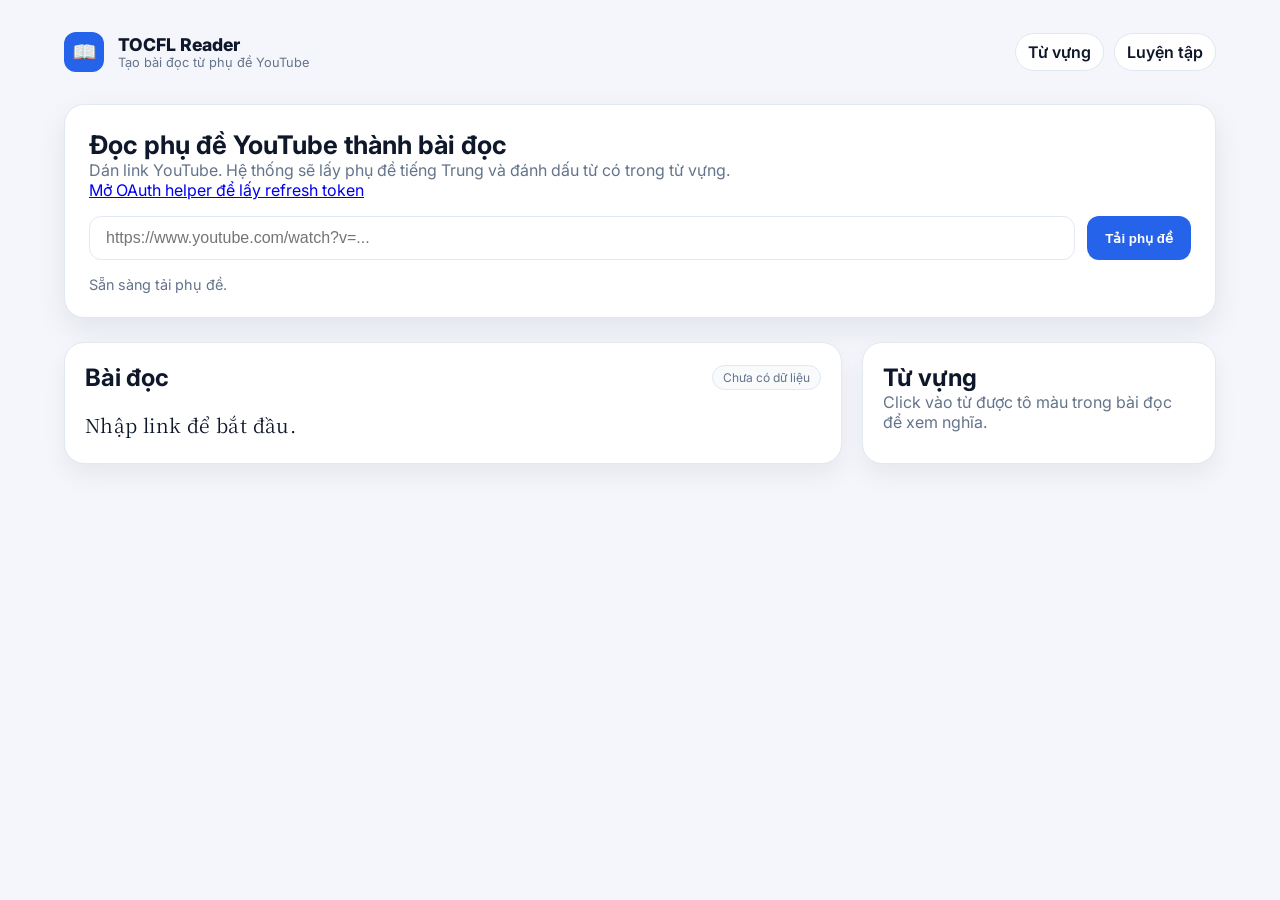
<file: reader/index.html>
<!doctype html>
<html lang="vi">
  <head>
    <meta charset="UTF-8" />
    <meta name="viewport" content="width=device-width, initial-scale=1.0" />
    <title>TOCFL Reader - Phụ đề YouTube</title>
    <meta name="description" content="Tạo bài đọc từ phụ đề YouTube và tra nghĩa từ vựng." />
    <link rel="preconnect" href="https://fonts.googleapis.com" />
    <link rel="preconnect" href="https://fonts.gstatic.com" crossorigin />
    <link
      href="https://fonts.googleapis.com/css2?family=Inter:wght@400;600;700;800&family=Noto+Serif+TC:wght@400;700&display=swap"
      rel="stylesheet"
    />
    <link rel="stylesheet" href="/reader/style.css?v=20260521081122" />
  </head>
  <body>
    <div class="page-shell">
      <header class="page-header">
        <a class="brand" href="/">
          <span class="brand-icon">📖</span>
          <span>
            <span class="brand-title">TOCFL Reader</span>
            <span class="brand-sub">Tạo bài đọc từ phụ đề YouTube</span>
          </span>
        </a>
        <nav class="header-nav">
          <a href="/study">Từ vựng</a>
          <a href="/practice">Luyện tập</a>
        </nav>
      </header>

      <section class="input-panel">
        <div>
          <h1>Đọc phụ đề YouTube thành bài đọc</h1>
          <p>Dán link YouTube. Hệ thống sẽ lấy phụ đề tiếng Trung và đánh dấu từ có trong từ vựng.</p>
          <p><a href="/reader/oauth.html">Mở OAuth helper để lấy refresh token</a></p>
        </div>
        <div class="input-row">
          <input
            id="youtubeUrl"
            type="text"
            placeholder="https://www.youtube.com/watch?v=..."
            autocomplete="off"
          />
          <button id="loadCaptions">Tải phụ đề</button>
        </div>
        <div id="statusLine" class="status-line">Sẵn sàng tải phụ đề.</div>
      </section>

      <section class="content-grid">
        <div class="reading-card">
          <div class="reading-header">
            <h2>Bài đọc</h2>
            <span id="captionMeta" class="chip">Chưa có dữ liệu</span>
          </div>
          <div id="readingContent" class="reading-content">Nhập link để bắt đầu.</div>
        </div>

        <aside class="meaning-card">
          <h2>Từ vựng</h2>
          <div id="meaningBody" class="meaning-body">
            <p>Click vào từ được tô màu trong bài đọc để xem nghĩa.</p>
          </div>
        </aside>
      </section>
    </div>

    <script src="/shared-auth.js?v=20260521081122"></script>
    <script src="/vocabulary-data.js?v=20260521081122"></script>
    <script src="/reader/script.js?v=20260521081122"></script>
  </body>
</html>
</file>
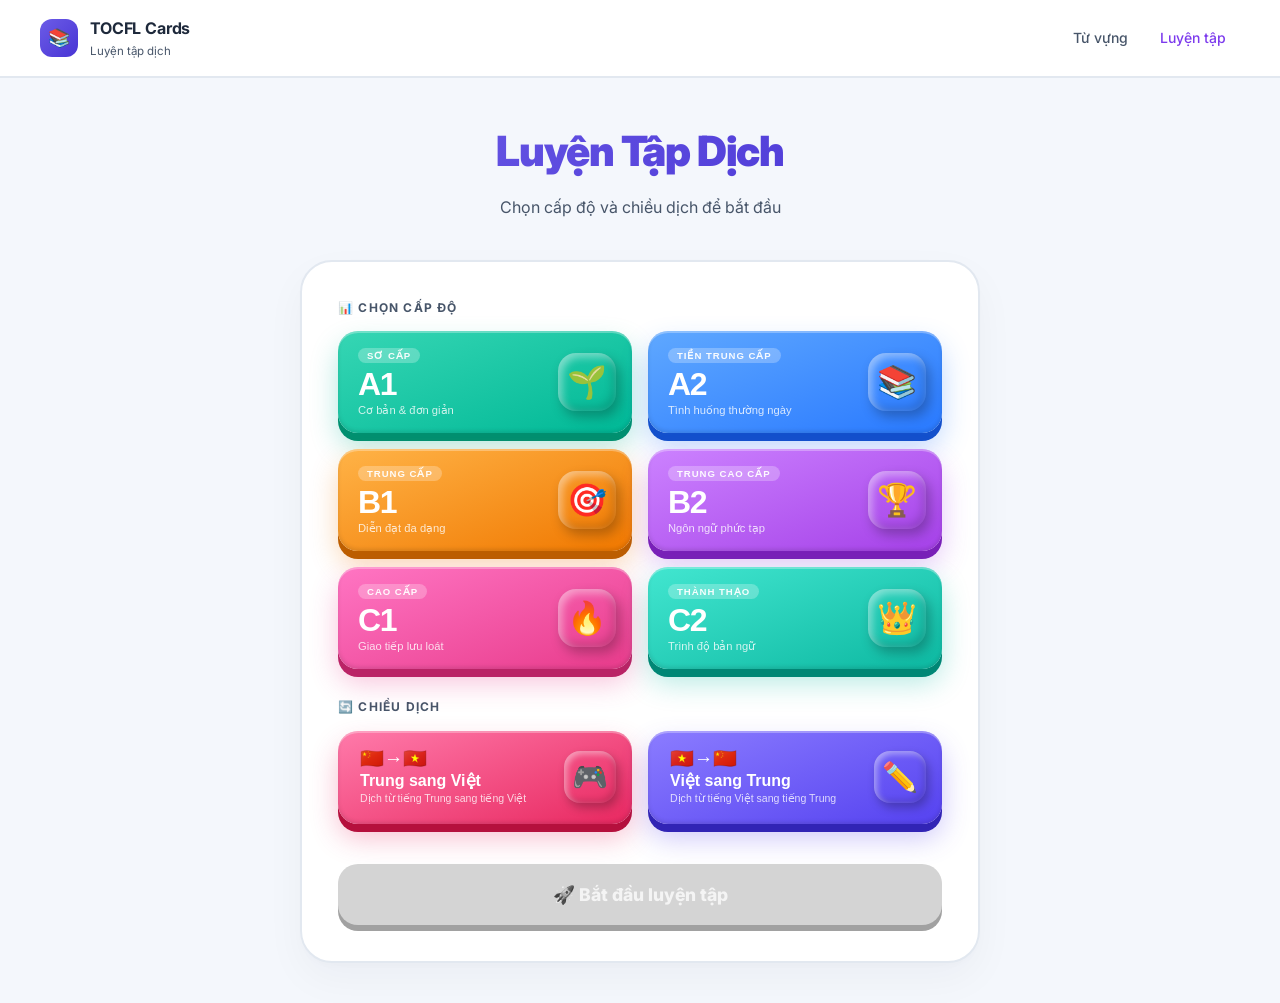
<file: practice.html>
<!DOCTYPE html>
<html lang="vi">

<head>
  <meta charset="UTF-8">
  <meta name="viewport" content="width=device-width, initial-scale=1.0">
  <title>Luyện Tập Dịch | TOCFL Flash Cards</title>
  <meta name="description" content="Trang luyện tập dịch tiếng Trung - Việt theo từng cấp độ TOCFL A1, A2, B1, B2.">
  <link rel="preconnect" href="https://fonts.googleapis.com">
  <link rel="preconnect" href="https://fonts.gstatic.com" crossorigin>
  <link
    href="https://fonts.googleapis.com/css2?family=Inter:wght@300;400;500;600;700;800;900&family=Noto+Serif+TC:wght@400;700&display=swap"
    rel="stylesheet">
  <style>
    /* ============================================================
       DESIGN TOKENS
    ============================================================ */
    :root {
      --bg-deep: #f4f7fc;
      --bg-base: #ffffff;
      --bg-surface: #ffffff;
      --bg-card: #ffffff;
      --bg-glass: rgba(0, 0, 0, 0.02);
      --border: #e2e8f0;
      --border-hover: #cbd5e1;

      --accent-from: #6c5ce7;
      --accent-to: #4834d4;
      --accent-grad: linear-gradient(135deg, #6c5ce7, #4834d4);

      --text-primary: #1e293b;
      --text-secondary: #475569;
      --text-muted: #94a3b8;

      /* level colors */
      --lc-a1: #10b981;
      --lc-a2: #3b82f6;
      --lc-b1: #f59e0b;
      --lc-b2: #8b5cf6;
      --lc-c1: #ec4899;
      --lc-c2: #14b8a6;

      --radius-sm: 12px;
      --radius-md: 20px;
      --radius-lg: 24px;
      --radius-xl: 32px;

      --shadow-card: 0 16px 40px rgba(15, 23, 42, 0.04), 0 4px 10px rgba(15, 23, 42, 0.02);
      --shadow-glow: none;
      --transition: all 0.25s cubic-bezier(0.34, 1.56, 0.64, 1);
    }

    /* ============================================================
       RESET & BASE
    ============================================================ */
    *,
    *::before,
    *::after {
      margin: 0;
      padding: 0;
      box-sizing: border-box;
    }

    html {
      scroll-behavior: smooth;
    }

    body {
      font-family: 'Inter', -apple-system, BlinkMacSystemFont, 'Segoe UI', sans-serif;
      background: var(--bg-deep);
      color: var(--text-primary);
      min-height: 100vh;
      overflow-x: hidden;
      line-height: 1.6;
    }

    /* ============================================================
       ANIMATED BACKGROUND
    ============================================================ */
    .bg-orbs {
      display: none;
      /* Hide glassmorphism orbs for clean 3D solid style */
    }

    .orb {
      position: absolute;
      border-radius: 50%;
      filter: blur(90px);
      opacity: 0.22;
      animation: drift 20s ease-in-out infinite;
    }

    .orb-1 {
      width: 600px;
      height: 600px;
      background: #a78bfa;
      top: -200px;
      left: -200px;
      animation-delay: 0s;
    }

    .orb-2 {
      width: 500px;
      height: 500px;
      background: #93c5fd;
      top: 30%;
      right: -150px;
      animation-delay: -7s;
    }

    .orb-3 {
      width: 400px;
      height: 400px;
      background: #6ee7b7;
      bottom: -100px;
      left: 30%;
      animation-delay: -14s;
    }

    @keyframes drift {

      0%,
      100% {
        transform: translate(0, 0) scale(1);
      }

      33% {
        transform: translate(30px, -40px) scale(1.05);
      }

      66% {
        transform: translate(-20px, 20px) scale(0.97);
      }
    }

    /* ============================================================
       LAYOUT
    ============================================================ */
    .app-wrapper {
      position: relative;
      z-index: 1;
      min-height: 100vh;
      display: flex;
      flex-direction: column;
    }

    /* ============================================================
       HEADER
    ============================================================ */
    .app-header {
      display: flex;
      align-items: center;
      justify-content: space-between;
      padding: 16px 40px;
      border-bottom: 2px solid var(--border);
      background: rgba(255, 255, 255, 0.95);
      backdrop-filter: blur(8px);
      position: sticky;
      top: 0;
      z-index: 100;
    }

    .header-logo {
      display: flex;
      align-items: center;
      gap: 12px;
      text-decoration: none;
    }

    .logo-icon {
      width: 38px;
      height: 38px;
      background: var(--accent-grad);
      border-radius: var(--radius-sm);
      display: flex;
      align-items: center;
      justify-content: center;
      font-size: 18px;
    }

    .logo-text {
      font-size: 1rem;
      font-weight: 700;
      color: var(--text-primary);
      letter-spacing: -0.01em;
    }

    .logo-sub {
      font-size: 0.72rem;
      color: var(--text-secondary);
      font-weight: 400;
    }

    .header-nav a {
      color: var(--text-secondary);
      text-decoration: none;
      font-size: 0.875rem;
      font-weight: 500;
      transition: var(--transition);
      padding: 8px 14px;
      border-radius: var(--radius-sm);
    }

    .header-nav a:hover {
      color: var(--text-primary);
      background: var(--bg-glass);
    }

    .header-nav a.active {
      color: #7c3aed;
    }

    /* ============================================================
       MAIN CONTENT
    ============================================================ */
    .main-content {
      flex: 1;
      display: flex;
      align-items: center;
      justify-content: center;
      padding: 40px 24px;
    }

    /* ============================================================
       SCREEN: SETUP
    ============================================================ */
    #screen-setup {
      width: 100%;
      max-width: 680px;
      animation: fadeInUp 0.6s ease both;
    }

    @keyframes fadeInUp {
      from {
        opacity: 0;
        transform: translateY(30px);
      }

      to {
        opacity: 1;
        transform: translateY(0);
      }
    }

    @keyframes fadeIn {
      from {
        opacity: 0;
      }

      to {
        opacity: 1;
      }
    }

    @keyframes slideInRight {
      from {
        opacity: 0;
        transform: translateX(40px);
      }

      to {
        opacity: 1;
        transform: translateX(0);
      }
    }

    @keyframes slideOutLeft {
      from {
        opacity: 1;
        transform: translateX(0);
      }

      to {
        opacity: 0;
        transform: translateX(-40px);
      }
    }

    .setup-title {
      text-align: center;
      margin-bottom: 40px;
    }

    .setup-title h1 {
      font-size: clamp(1.8rem, 5vw, 2.6rem);
      font-weight: 900;
      background: var(--accent-grad);
      -webkit-background-clip: text;
      -webkit-text-fill-color: transparent;
      background-clip: text;
      letter-spacing: -0.03em;
      margin-bottom: 10px;
    }

    .setup-title p {
      color: var(--text-secondary);
      font-size: 1rem;
    }

    .setup-card {
      background: var(--bg-card);
      border: 2px solid var(--border);
      border-radius: var(--radius-xl);
      padding: 36px;
      box-shadow: var(--shadow-card);
      overflow: visible;
    }

    .section-label {
      font-size: 0.75rem;
      font-weight: 700;
      text-transform: uppercase;
      letter-spacing: 0.1em;
      color: var(--text-secondary);
      margin-bottom: 14px;
    }

    /* ============================================================
       LEVEL BUTTONS  — 3D card style
    ============================================================ */
    .level-grid {
      display: grid;
      grid-template-columns: 1fr 1fr;
      gap: 16px;
      margin-bottom: 14px;
      /* reduced: shadow needs space below */
      padding-bottom: 14px;
      /* give room for 3D shadow */
    }

    .level-btn {
      position: relative;
      display: flex;
      align-items: center;
      justify-content: space-between;
      padding: 16px 16px 16px 20px;
      border-radius: 20px;
      /* slightly squared off */
      border: none;
      cursor: pointer;
      text-align: left;
      width: 100%;
      color: #fff;
      /* overflow: visible  <-- critical: let shadow escape */
      transition: transform 0.13s ease, box-shadow 0.13s ease, filter 0.2s ease, opacity 0.2s ease;
    }

    .level-btn:hover {
      filter: brightness(1.06);
    }



    /* Selected = pressed down & highlighted */
    .level-btn.selected {
      transform: translateY(8px) !important;
      filter: brightness(1.1);
    }

    .level-btn.selected::after {
      content: '✓';
      position: absolute;
      top: -10px;
      right: -10px;
      background: #10b981;
      color: #fff;
      width: 28px;
      height: 28px;
      border-radius: 50%;
      display: flex;
      align-items: center;
      justify-content: center;
      font-size: 16px;
      font-weight: 900;
      border: 3px solid var(--bg-card);
      box-shadow: 0 4px 10px rgba(0, 0, 0, 0.15);
      pointer-events: none;
    }

    /* Per-level colors & 3D shadow */
    .level-btn[data-level="A1"] {
      background: linear-gradient(160deg, #36d6b4 0%, #00b896 100%);
      box-shadow:
        inset 0 2px 0 rgba(255, 255, 255, 0.30),
        /* top highlight */
        inset 0 -2px 4px rgba(0, 0, 0, 0.12),
        /* bottom inner */
        0 8px 0 #009070,
        /* 3D bottom */
        0 14px 28px rgba(0, 180, 148, 0.30);
      /* ambient */
    }

    .level-btn[data-level="A1"].selected {
      box-shadow:
        inset 0 2px 0 rgba(255, 255, 255, 0.20),
        0 1px 0 #009070,
        0 4px 12px rgba(0, 180, 148, 0.25);
    }

    .level-btn[data-level="A2"] {
      background: linear-gradient(160deg, #5fa8ff 0%, #2979ff 100%);
      box-shadow:
        inset 0 2px 0 rgba(255, 255, 255, 0.30),
        inset 0 -2px 4px rgba(0, 0, 0, 0.12),
        0 8px 0 #1350cc,
        0 14px 28px rgba(41, 121, 255, 0.30);
    }

    .level-btn[data-level="A2"].selected {
      box-shadow:
        inset 0 2px 0 rgba(255, 255, 255, 0.20),
        0 1px 0 #1350cc,
        0 4px 12px rgba(41, 121, 255, 0.25);
    }

    .level-btn[data-level="B1"] {
      background: linear-gradient(160deg, #ffb347 0%, #f07800 100%);
      box-shadow:
        inset 0 2px 0 rgba(255, 255, 255, 0.30),
        inset 0 -2px 4px rgba(0, 0, 0, 0.12),
        0 8px 0 #bc5e00,
        0 14px 28px rgba(240, 120, 0, 0.30);
    }

    .level-btn[data-level="B1"].selected {
      box-shadow:
        inset 0 2px 0 rgba(255, 255, 255, 0.20),
        0 1px 0 #bc5e00,
        0 4px 12px rgba(240, 120, 0, 0.25);
    }

    .level-btn[data-level="B2"] {
      background: linear-gradient(160deg, #cc82ff 0%, #a541e8 100%);
      box-shadow:
        inset 0 2px 0 rgba(255, 255, 255, 0.30),
        inset 0 -2px 4px rgba(0, 0, 0, 0.12),
        0 8px 0 #7920b8,
        0 14px 28px rgba(165, 65, 232, 0.30);
    }

    .level-btn[data-level="B2"].selected {
      box-shadow:
        inset 0 2px 0 rgba(255, 255, 255, 0.20),
        0 1px 0 #7920b8,
        0 4px 12px rgba(165, 65, 232, 0.25);
    }

    .level-btn[data-level="C1"] {
      background: linear-gradient(160deg, #ff75c3 0%, #e83b8b 100%);
      box-shadow:
        inset 0 2px 0 rgba(255, 255, 255, 0.30),
        inset 0 -2px 4px rgba(0, 0, 0, 0.12),
        0 8px 0 #ba2366,
        0 14px 28px rgba(232, 59, 139, 0.30);
    }

    .level-btn[data-level="C1"].selected {
      box-shadow:
        inset 0 2px 0 rgba(255, 255, 255, 0.20),
        0 1px 0 #ba2366,
        0 4px 12px rgba(232, 59, 139, 0.25);
    }

    .level-btn[data-level="C2"] {
      background: linear-gradient(160deg, #42e6d0 0%, #0db8a1 100%);
      box-shadow:
        inset 0 2px 0 rgba(255, 255, 255, 0.30),
        inset 0 -2px 4px rgba(0, 0, 0, 0.12),
        0 8px 0 #008775,
        0 14px 28px rgba(13, 184, 161, 0.30);
    }

    .level-btn[data-level="C2"].selected {
      box-shadow:
        inset 0 2px 0 rgba(255, 255, 255, 0.20),
        0 1px 0 #008775,
        0 4px 12px rgba(13, 184, 161, 0.25);
    }

    /* Text inside level button */
    .lbtn-left {
      flex: 1;
      min-width: 0;
    }

    .lbtn-tag {
      display: inline-block;
      font-size: 0.6rem;
      font-weight: 800;
      letter-spacing: 0.1em;
      text-transform: uppercase;
      background: rgba(255, 255, 255, 0.25);
      padding: 2px 9px;
      border-radius: 12px;
      margin-bottom: 5px;
      color: rgba(255, 255, 255, 0.95);
    }

    .lbtn-title {
      font-size: 2rem;
      font-weight: 900;
      letter-spacing: -0.04em;
      line-height: 1;
      color: #fff;
    }

    .lbtn-sub {
      font-size: 0.7rem;
      font-weight: 500;
      color: rgba(255, 255, 255, 0.80);
      margin-top: 4px;
    }

    /* Icon container — Soft Plastic 3D Emboss (Nhựa nổi) */
    .lbtn-icon {
      width: 58px;
      height: 58px;
      flex-shrink: 0;
      border-radius: 18px;
      /* rounded square */
      display: flex;
      align-items: center;
      justify-content: center;
      font-size: 2rem;
      background: transparent;
      /* seamless blend with button gradient */
      box-shadow:
        inset 4px 4px 8px rgba(255, 255, 255, 0.45),
        inset -4px -4px 8px rgba(0, 0, 0, 0.15),
        4px 6px 12px rgba(0, 0, 0, 0.25);
      margin-left: 14px;
    }

    /* ============================================================
       DIRECTION BUTTONS  — 3D card style
    ============================================================ */
    .direction-grid {
      display: grid;
      grid-template-columns: 1fr 1fr;
      gap: 16px;
      margin-bottom: 14px;
      padding-bottom: 14px;
    }

    .dir-btn {
      position: relative;
      display: flex;
      align-items: center;
      justify-content: space-between;
      padding: 18px 16px 18px 22px;
      border-radius: 20px;
      /* squared off */
      border: none;
      cursor: pointer;
      text-align: left;
      width: 100%;
      color: #fff;
      transition: transform 0.13s ease, box-shadow 0.13s ease, filter 0.2s ease, opacity 0.2s ease;
    }

    .dir-btn:hover {
      filter: brightness(1.06);
    }


    .dir-btn.selected {
      filter: brightness(1.1);
    }

    .dir-btn.selected::after {
      content: '✓';
      position: absolute;
      top: -10px;
      right: -10px;
      background: #10b981;
      color: #fff;
      width: 28px;
      height: 28px;
      border-radius: 50%;
      display: flex;
      align-items: center;
      justify-content: center;
      font-size: 16px;
      font-weight: 900;
      border: 3px solid var(--bg-card);
      box-shadow: 0 4px 10px rgba(0, 0, 0, 0.15);
      pointer-events: none;
    }

    /* zh_vi — coral/pink */
    #dirZhVi {
      background: linear-gradient(160deg, #ff7aaa 0%, #e82860 100%);
      box-shadow:
        inset 0 2px 0 rgba(255, 255, 255, 0.30),
        inset 0 -2px 4px rgba(0, 0, 0, 0.12),
        0 8px 0 #b5103d,
        0 14px 28px rgba(232, 40, 96, 0.30);
    }

    #dirZhVi.selected {
      transform: translateY(8px);
      box-shadow:
        inset 0 2px 0 rgba(255, 255, 255, 0.20),
        0 1px 0 #b5103d,
        0 4px 12px rgba(232, 40, 96, 0.25);
    }

    /* vi_zh — indigo/violet */
    #dirViZh {
      background: linear-gradient(160deg, #8b7cff 0%, #5542f0 100%);
      box-shadow:
        inset 0 2px 0 rgba(255, 255, 255, 0.30),
        inset 0 -2px 4px rgba(0, 0, 0, 0.12),
        0 8px 0 #3124b5,
        0 14px 28px rgba(85, 66, 240, 0.30);
    }

    #dirViZh.selected {
      transform: translateY(8px);
      box-shadow:
        inset 0 2px 0 rgba(255, 255, 255, 0.20),
        0 1px 0 #3124b5,
        0 4px 12px rgba(85, 66, 240, 0.25);
    }

    .dbtn-left {
      flex: 1;
      min-width: 0;
    }

    .dbtn-flags {
      font-size: 1.2rem;
      margin-bottom: 3px;
      line-height: 1;
    }

    .dbtn-title {
      font-size: 1rem;
      font-weight: 700;
      color: #fff;
      line-height: 1.2;
    }

    .dbtn-sub {
      font-size: 0.66rem;
      color: rgba(255, 255, 255, 0.78);
      margin-top: 2px;
      line-height: 1.3;
    }

    /* Icon popup — Soft Plastic 3D Emboss */
    .dbtn-icon {
      width: 52px;
      height: 52px;
      flex-shrink: 0;
      border-radius: 16px;
      display: flex;
      align-items: center;
      justify-content: center;
      font-size: 1.8rem;
      background: transparent;
      box-shadow:
        inset 3px 3px 6px rgba(255, 255, 255, 0.45),
        inset -3px -3px 6px rgba(0, 0, 0, 0.15),
        3px 5px 10px rgba(0, 0, 0, 0.25);
      margin-left: 12px;
    }

    /* Start button */
    .start-section {
      display: flex;
      flex-direction: column;
      gap: 12px;
    }

    .btn-start {
      width: 100%;
      padding: 20px;
      border: none;
      border-radius: 20px;
      background: linear-gradient(160deg, #6c5ce7 0%, #4834d4 100%);
      color: #fff;
      font-size: 1.1rem;
      font-weight: 800;
      font-family: inherit;
      cursor: pointer;
      transition: transform 0.13s ease, box-shadow 0.13s ease;
      position: relative;
      overflow: hidden;
      box-shadow:
        inset 0 2px 0 rgba(255, 255, 255, 0.25),
        inset 0 -2px 4px rgba(0, 0, 0, 0.15),
        0 8px 0 #31219b,
        0 14px 28px rgba(72, 52, 212, 0.30);
    }

    .btn-start:hover:not(:disabled) {
      filter: brightness(1.08);
    }

    .btn-start:active:not(:disabled) {
      transform: translateY(8px);
      box-shadow:
        inset 0 2px 0 rgba(255, 255, 255, 0.15),
        0 1px 0 #31219b,
        0 4px 12px rgba(72, 52, 212, 0.25);
    }

    .btn-start:disabled {
      background: #cbd5e1;
      box-shadow: 0 6px 0 #94a3b8;
      cursor: not-allowed;
      color: #f1f5f9;
      transform: none;
      filter: grayscale(100%);
    }

    .session-hint {
      text-align: center;
      font-size: 0.75rem;
      color: var(--text-muted);
      display: flex;
      align-items: center;
      justify-content: center;
      gap: 6px;
    }

    .session-info-badge {
      display: inline-flex;
      align-items: center;
      gap: 6px;
      padding: 6px 12px;
      background: rgba(124, 58, 237, 0.08);
      border: 1px solid rgba(124, 58, 237, 0.2);
      border-radius: 100px;
      font-size: 0.72rem;
      color: #6d28d9;
    }

    /* ============================================================
       SCREEN: PRACTICE
    ============================================================ */
    #screen-practice {
      width: 100%;
      max-width: 760px;
      display: none;
    }

    #screen-practice.active {
      display: flex;
      flex-direction: column;
      gap: 0;
    }

    /* Practice header */
    .practice-topbar {
      display: flex;
      align-items: center;
      justify-content: space-between;
      margin-bottom: 24px;
      gap: 12px;
      flex-wrap: wrap;
    }

    .practice-badges {
      display: flex;
      align-items: center;
      gap: 8px;
    }

    .badge {
      padding: 6px 14px;
      border-radius: 12px;
      font-size: 0.75rem;
      font-weight: 700;
      letter-spacing: 0.04em;
    }

    .badge-level-A1 {
      background: rgba(5, 150, 105, 0.1);
      color: #059669;
      border: 1px solid rgba(5, 150, 105, 0.25);
    }

    .badge-level-A2 {
      background: rgba(37, 99, 235, 0.1);
      color: #2563eb;
      border: 1px solid rgba(37, 99, 235, 0.25);
    }

    .badge-level-B1 {
      background: rgba(217, 119, 6, 0.1);
      color: #d97706;
      border: 1px solid rgba(217, 119, 6, 0.25);
    }

    .badge-level-B2 {
      background: rgba(8, 145, 178, 0.1);
      color: #0891b2;
      border: 1px solid rgba(8, 145, 178, 0.25);
    }

    .badge-level-C1 {
      background: rgba(236, 72, 153, 0.1);
      color: #ec4899;
      border: 1px solid rgba(236, 72, 153, 0.25);
    }

    .badge-level-C2 {
      background: rgba(20, 184, 166, 0.1);
      color: #14b8a6;
      border: 1px solid rgba(20, 184, 166, 0.25);
    }

    .badge-dir {
      background: rgba(124, 58, 237, 0.08);
      color: #6d28d9;
      border: 1px solid rgba(124, 58, 237, 0.2);
    }

    .practice-counter {
      font-size: 0.875rem;
      color: var(--text-secondary);
      font-weight: 500;
    }

    .practice-counter strong {
      color: var(--text-primary);
    }

    /* Progress bar */
    .progress-wrap {
      background: rgba(0, 0, 0, 0.05);
      border-radius: 100px;
      height: 10px;
      overflow: hidden;
      margin-bottom: 24px;
      box-shadow: inset 0 2px 4px rgba(0, 0, 0, 0.08);
      border: 1px solid rgba(0, 0, 0, 0.02);
    }

    .progress-fill {
      height: 100%;
      border-radius: 100px;
      background: linear-gradient(90deg, #5b9fff, #2d7ef8);
      transition: width 0.5s cubic-bezier(0.4, 0, 0.2, 1);
      box-shadow: inset 0 -2px 0 rgba(0, 0, 0, 0.15), inset 0 2px 0 rgba(255, 255, 255, 0.3);
    }

    /* Question card */
    .question-card {
      background: var(--bg-card);
      border: 2px solid var(--border);
      border-radius: 28px;
      padding: 36px;
      box-shadow: var(--shadow-card);
      margin-bottom: 20px;
      animation: slideInRight 0.4s ease both;
    }

    .question-card.exit {
      animation: slideOutLeft 0.3s ease both;
    }

    .question-direction-label {
      font-size: 0.7rem;
      font-weight: 700;
      text-transform: uppercase;
      letter-spacing: 0.12em;
      color: var(--text-muted);
      margin-bottom: 16px;
      display: flex;
      align-items: center;
      gap: 8px;
    }

    .question-direction-label::after {
      content: '';
      flex: 1;
      height: 1px;
      background: var(--border);
    }

    .question-source-text {
      font-size: clamp(1.3rem, 4vw, 1.9rem);
      font-weight: 700;
      color: var(--text-primary);
      line-height: 1.4;
      margin-bottom: 10px;
      word-break: break-word;
    }

    /* Chinese text gets serif font */
    .question-source-text.is-chinese {
      font-family: 'Noto Serif TC', serif;
      letter-spacing: 0.04em;
    }

    .keyword-chips {
      display: flex;
      flex-wrap: wrap;
      gap: 8px;
      margin-top: 16px;
    }

    .keyword-chip {
      padding: 6px 14px;
      border-radius: 14px;
      font-size: 0.78rem;
      font-weight: 700;
      background: linear-gradient(160deg, #f3e8ff 0%, #e9d5ff 100%);
      border: 1px solid #d8b4fe;
      color: #6b21a8;
      font-family: 'Noto Serif TC', serif;
      cursor: pointer;
      transition: transform 0.12s ease, box-shadow 0.12s ease;
      box-shadow: 0 4px 0 #d8b4fe, 0 6px 12px rgba(107, 33, 168, 0.1);
    }

    .keyword-chip:hover {
      filter: brightness(1.05);
    }

    .keyword-chip:active {
      transform: translateY(4px);
      box-shadow: 0 0px 0 #d8b4fe, 0 2px 4px rgba(107, 33, 168, 0.1);
    }

    .keyword-chip.is-viet {
      font-family: inherit;
    }

    /* Answer area */
    .answer-area {
      margin-bottom: 20px;
    }

    .answer-label {
      font-size: 0.75rem;
      font-weight: 700;
      text-transform: uppercase;
      letter-spacing: 0.08em;
      color: var(--text-secondary);
      margin-bottom: 10px;
    }

    .answer-textarea {
      width: 100%;
      min-height: 120px;
      padding: 20px;
      border-radius: 20px;
      border: 2px solid transparent;
      background: rgba(0, 0, 0, 0.03);
      color: var(--text-primary);
      font-size: 1.1rem;
      font-family: inherit;
      resize: vertical;
      outline: none;
      transition: all 0.2s ease;
      line-height: 1.6;
      box-shadow: inset 0 4px 10px rgba(0, 0, 0, 0.08), inset 0 1px 2px rgba(0, 0, 0, 0.04);
    }

    .answer-textarea:focus {
      border-color: #6c5ce7;
      background: #fff;
      box-shadow: inset 0 2px 4px rgba(0, 0, 0, 0.02), 0 0 0 4px rgba(108, 92, 231, 0.15);
    }

    .answer-textarea::placeholder {
      color: var(--text-muted);
    }

    /* Chinese answer */
    .answer-textarea.is-chinese-answer {
      font-family: 'Noto Serif TC', serif;
      font-size: 1.1rem;
      letter-spacing: 0.04em;
    }

    .btn-hint {
      background: linear-gradient(160deg, #ffde6a 0%, #f59e0b 100%);
      border: none;
      color: #fff;
      font-size: 0.85rem;
      padding: 10px 16px;
      border-radius: 14px;
      cursor: pointer;
      font-family: inherit;
      font-weight: 800;
      transition: transform 0.12s ease, box-shadow 0.12s ease;
      display: flex;
      align-items: center;
      gap: 6px;
      box-shadow:
        inset 0 2px 0 rgba(255, 255, 255, 0.35),
        inset 0 -2px 4px rgba(0, 0, 0, 0.12),
        0 4px 0 #b45309,
        0 8px 16px rgba(245, 158, 11, 0.25);
    }

    .btn-hint:hover {
      filter: brightness(1.08);
    }

    .btn-hint:active {
      transform: translateY(4px);
      box-shadow: inset 0 2px 0 rgba(255, 255, 255, 0.20), 0 0px 0 #b45309, 0 3px 6px rgba(245, 158, 11, 0.20);
    }

    .btn-hint:disabled {
      opacity: 0.35;
      cursor: not-allowed;
      transform: none;
    }

    .answer-top-row {
      display: flex;
      align-items: center;
      justify-content: space-between;
      margin-bottom: 10px;
    }

    /* Keyboard shortcut hint */
    .kbd-hint {
      font-size: 0.68rem;
      color: var(--text-muted);
      display: flex;
      align-items: center;
      gap: 4px;
    }

    .kbd {
      display: inline-block;
      padding: 1px 6px;
      background: var(--bg-surface);
      border: 1px solid var(--border);
      border-radius: 4px;
      font-size: 0.65rem;
      color: var(--text-secondary);
    }

    /* Action buttons */
    .action-row {
      display: flex;
      gap: 12px;
      flex-wrap: wrap;
    }

    .btn {
      padding: 16px 24px;
      border-radius: 20px;
      border: none;
      font-size: 0.95rem;
      font-weight: 800;
      font-family: inherit;
      cursor: pointer;
      transition: transform 0.12s ease, box-shadow 0.12s ease;
      display: flex;
      align-items: center;
      gap: 8px;
    }

    .btn:active {
      transform: translateY(0);
    }

    .btn-check {
      background: linear-gradient(160deg, #6c5ce7 0%, #4834d4 100%);
      color: #fff;
      flex: 1;
      justify-content: center;
      box-shadow:
        inset 0 2px 0 rgba(255, 255, 255, 0.25),
        inset 0 -2px 4px rgba(0, 0, 0, 0.15),
        0 6px 0 #31219b,
        0 10px 20px rgba(72, 52, 212, 0.30);
    }

    .btn-check:hover {
      filter: brightness(1.08);
    }

    .btn-check:active {
      transform: translateY(6px);
      box-shadow: inset 0 2px 0 rgba(255, 255, 255, 0.15), 0 0px 0 #31219b, 0 4px 8px rgba(72, 52, 212, 0.25);
    }

    .btn-skip,
    .btn-back {
      background: #f1f5f9;
      color: #475569;
      border: 1px solid #cbd5e1;
      box-shadow: 0 4px 0 #cbd5e1;
    }

    .btn-skip:hover,
    .btn-back:hover {
      background: #e2e8f0;
      color: #1e293b;
    }

    .btn-skip:active,
    .btn-back:active {
      transform: translateY(4px);
      box-shadow: 0 0 0 #cbd5e1;
    }

    /* Reference answer panel */
    .reference-panel {
      background: #f0fdf4;
      border: 2px solid #bbf7d0;
      border-radius: 20px;
      padding: 20px 24px;
      margin-top: 16px;
      box-shadow: 0 4px 0 #bbf7d0;
      animation: fadeInUp 0.35s ease both;
      display: none;
    }

    .reference-panel.visible {
      display: block;
    }

    .reference-label {
      font-size: 0.7rem;
      font-weight: 700;
      text-transform: uppercase;
      letter-spacing: 0.1em;
      color: #059669;
      margin-bottom: 10px;
    }

    .reference-text {
      font-size: 1rem;
      color: #065f46;
      font-weight: 500;
      line-height: 1.6;
      word-break: break-word;
    }

    .reference-text.is-chinese {
      font-family: 'Noto Serif TC', serif;
      font-size: 1.1rem;
      letter-spacing: 0.04em;
    }

    .highlighted-keyword {
      background: rgba(217, 119, 6, 0.15);
      color: #b45309;
      border-radius: 4px;
      padding: 1px 3px;
      cursor: pointer;
      transition: background 0.2s;
    }

    .highlighted-keyword:hover {
      background: rgba(217, 119, 6, 0.3);
    }

    /* keyword-chip also clickable */
    .keyword-chip {
      cursor: pointer;
      transition: var(--transition);
    }

    .keyword-chip:hover {
      background: rgba(124, 58, 237, 0.25);
      border-color: rgba(124, 58, 237, 0.5);
      transform: translateY(-1px);
    }

    .btn-next {
      width: 100%;
      padding: 18px;
      border-radius: 20px;
      border: none;
      background: linear-gradient(160deg, #10b981, #059669);
      color: #fff;
      font-size: 1.05rem;
      font-weight: 800;
      font-family: inherit;
      cursor: pointer;
      transition: transform 0.12s ease, box-shadow 0.12s ease;
      margin-top: 14px;
      display: none;
      align-items: center;
      justify-content: center;
      gap: 8px;
      box-shadow:
        inset 0 2px 0 rgba(255, 255, 255, 0.25),
        inset 0 -2px 4px rgba(0, 0, 0, 0.15),
        0 6px 0 #047857,
        0 10px 20px rgba(16, 185, 129, 0.30);
    }

    .btn-next.visible {
      display: flex;
    }

    .btn-next:hover {
      filter: brightness(1.08);
    }

    .btn-next:active {
      transform: translateY(6px);
      box-shadow: inset 0 2px 0 rgba(255, 255, 255, 0.15), 0 0 0 #047857, 0 4px 8px rgba(16, 185, 129, 0.25);
    }

    /* ============================================================
       LOADING STATE
    ============================================================ */
    #screen-loading {
      display: none;
      flex-direction: column;
      align-items: center;
      justify-content: center;
      gap: 20px;
      padding: 60px;
    }

    #screen-loading.active {
      display: flex;
    }

    .loading-spinner {
      width: 48px;
      height: 48px;
      border: 3px solid var(--border);
      border-top-color: #7c3aed;
      border-radius: 50%;
      animation: spin 0.8s linear infinite;
    }

    @keyframes spin {
      to {
        transform: rotate(360deg);
      }
    }

    .loading-text {
      color: var(--text-secondary);
      font-size: 0.95rem;
    }

    /* ============================================================
       EMPTY / ERROR STATE
    ============================================================ */
    .empty-state {
      text-align: center;
      padding: 48px 24px;
      color: var(--text-secondary);
    }

    .empty-state .emoji {
      font-size: 3rem;
      margin-bottom: 16px;
    }

    .empty-state h3 {
      font-size: 1.1rem;
      color: var(--text-primary);
      margin-bottom: 8px;
    }

    .empty-state p {
      font-size: 0.9rem;
    }

    /* ============================================================
       COMPLETION CELEBRATION
    ============================================================ */
    #screen-done {
      display: none;
      flex-direction: column;
      align-items: center;
      text-align: center;
      gap: 20px;
      padding: 60px 24px;
      max-width: 500px;
      width: 100%;
      animation: fadeInUp 0.6s ease both;
    }

    #screen-done.active {
      display: flex;
    }

    .done-icon {
      font-size: 5rem;
      animation: bounce 0.6s ease;
    }

    @keyframes bounce {
      0% {
        transform: scale(0.5);
        opacity: 0;
      }

      70% {
        transform: scale(1.15);
      }

      100% {
        transform: scale(1);
        opacity: 1;
      }
    }

    .done-title {
      font-size: 2rem;
      font-weight: 900;
      background: var(--accent-grad);
      -webkit-background-clip: text;
      -webkit-text-fill-color: transparent;
      background-clip: text;
    }

    .done-sub {
      color: var(--text-secondary);
      font-size: 1rem;
    }

    .btn-restart {
      padding: 18px 40px;
      border-radius: 20px;
      border: none;
      background: linear-gradient(160deg, #6c5ce7 0%, #4834d4 100%);
      color: #fff;
      font-size: 1.1rem;
      font-weight: 800;
      font-family: inherit;
      cursor: pointer;
      transition: transform 0.12s ease, box-shadow 0.12s ease;
      box-shadow:
        inset 0 2px 0 rgba(255, 255, 255, 0.25),
        inset 0 -2px 4px rgba(0, 0, 0, 0.15),
        0 8px 0 #31219b,
        0 14px 28px rgba(72, 52, 212, 0.30);
    }

    .btn-restart:hover {
      filter: brightness(1.08);
    }

    .btn-restart:active {
      transform: translateY(8px);
      box-shadow: inset 0 2px 0 rgba(255, 255, 255, 0.15), 0 0px 0 #31219b, 0 4px 12px rgba(72, 52, 212, 0.25);
    }

    /* ============================================================
       VOCABULARY CARD POPUP
    ============================================================ */
    .vocab-overlay {
      position: fixed;
      inset: 0;
      background: rgba(30, 27, 74, 0.35);
      backdrop-filter: blur(6px);
      z-index: 500;
      display: flex;
      align-items: center;
      justify-content: center;
      padding: 24px;
      opacity: 0;
      pointer-events: none;
      transition: opacity 0.25s ease;
    }

    .vocab-overlay.open {
      opacity: 1;
      pointer-events: all;
    }

    .vocab-card-popup {
      background: #ffffff;
      border: 2px solid #e2e8f0;
      border-radius: 32px;
      padding: 36px;
      max-width: 420px;
      width: 100%;
      position: relative;
      box-shadow: 0 24px 64px rgba(99, 102, 241, 0.15), 0 4px 16px rgba(0, 0, 0, 0.08);
      transform: translateY(20px) scale(0.96);
      transition: transform 0.3s cubic-bezier(0.34, 1.56, 0.64, 1), opacity 0.25s ease;
      opacity: 0;
    }

    .vocab-overlay.open .vocab-card-popup {
      transform: translateY(0) scale(1);
      opacity: 1;
    }

    .vocab-close {
      position: absolute;
      top: 14px;
      right: 14px;
      width: 30px;
      height: 30px;
      border: 1px solid var(--border);
      border-radius: 50%;
      background: var(--bg-glass);
      color: var(--text-secondary);
      font-size: 14px;
      cursor: pointer;
      display: flex;
      align-items: center;
      justify-content: center;
      transition: var(--transition);
    }

    .vocab-close:hover {
      background: rgba(255, 255, 255, 0.1);
      color: var(--text-primary);
      border-color: var(--border-hover);
    }

    .vocab-chinese {
      font-family: 'Noto Serif TC', serif;
      font-size: 3.2rem;
      font-weight: 700;
      color: #1e1b4b;
      letter-spacing: 0.08em;
      text-align: center;
      margin-bottom: 6px;
      line-height: 1.2;
    }

    .vocab-pinyin {
      text-align: center;
      font-size: 1rem;
      color: #7c3aed;
      font-style: italic;
      margin-bottom: 20px;
      letter-spacing: 0.03em;
    }

    .vocab-divider {
      height: 1px;
      background: var(--border);
      margin-bottom: 18px;
    }

    .vocab-entries {
      display: flex;
      flex-direction: column;
      gap: 10px;
    }

    .vocab-entry {
      display: flex;
      align-items: flex-start;
      gap: 12px;
      padding: 10px 14px;
      border-radius: var(--radius-sm);
      background: #f5f3ff;
      border: 1px solid rgba(124, 58, 237, 0.12);
    }

    .vocab-pos {
      flex-shrink: 0;
      padding: 2px 8px;
      border-radius: 6px;
      font-size: 0.68rem;
      font-weight: 700;
      letter-spacing: 0.04em;
      background: rgba(124, 58, 237, 0.10);
      color: #7c3aed;
      border: 1px solid rgba(124, 58, 237, 0.2);
      margin-top: 1px;
    }

    .vocab-meaning {
      font-size: 0.9rem;
      color: #374151;
      line-height: 1.5;
      flex: 1;
    }

    .vocab-level-badge {
      display: inline-block;
      padding: 3px 10px;
      border-radius: 100px;
      font-size: 0.68rem;
      font-weight: 700;
      margin-bottom: 14px;
    }

    .vocab-not-found {
      text-align: center;
      color: var(--text-secondary);
      font-size: 0.9rem;
      padding: 20px 0;
    }

    /* Wrong / Correct feedback panels */
    .wrong-panel,
    .correct-panel {
      display: none;
      align-items: center;
      gap: 12px;
      padding: 16px 20px;
      border-radius: 20px;
      font-size: 0.95rem;
      font-weight: 700;
      margin-top: 16px;
      animation: feedbackIn 0.3s ease both;
    }

    .wrong-panel.visible {
      display: flex;
    }

    .correct-panel.visible {
      display: flex;
    }

    .wrong-panel {
      background: #fef2f2;
      border: 2px solid #fecaca;
      color: #ef4444;
      box-shadow: 0 4px 0 #fecaca;
    }

    .correct-panel {
      background: #f0fdf4;
      border: 2px solid #bbf7d0;
      color: #10b981;
      box-shadow: 0 4px 0 #bbf7d0;
    }

    .wrong-attempt-count {
      margin-left: auto;
      font-size: 0.72rem;
      opacity: 0.7;
    }

    .correct-panel .progress-dots {
      margin-left: auto;
      display: flex;
      gap: 4px;
    }

    .correct-panel .dot {
      width: 6px;
      height: 6px;
      border-radius: 50%;
      background: #34d399;
      animation: dotPulse 0.6s ease infinite alternate;
    }

    .correct-panel .dot:nth-child(2) {
      animation-delay: 0.2s;
    }

    .correct-panel .dot:nth-child(3) {
      animation-delay: 0.4s;
    }

    @keyframes dotPulse {
      from {
        opacity: 0.3;
        transform: scale(0.7);
      }

      to {
        opacity: 1;
        transform: scale(1);
      }
    }

    @keyframes feedbackIn {
      from {
        opacity: 0;
        transform: translateY(-8px);
      }

      to {
        opacity: 1;
        transform: translateY(0);
      }
    }

    /* Textarea shake on empty submit */
    @keyframes shake {

      0%,
      100% {
        transform: translateX(0);
      }

      20% {
        transform: translateX(-8px);
      }

      40% {
        transform: translateX(8px);
      }

      60% {
        transform: translateX(-5px);
      }

      80% {
        transform: translateX(4px);
      }
    }

    .answer-textarea.shake {
      animation: shake 0.4s ease;
    }

    /* ============================================================
       RESPONSIVE
    ============================================================ */
    @media (max-width: 640px) {
      .app-header {
        padding: 16px 20px;
      }

      .setup-card {
        padding: 24px 20px;
      }

      .question-card {
        padding: 24px 20px;
      }

      .level-grid {
        grid-template-columns: repeat(2, 1fr);
      }

      .direction-grid {
        grid-template-columns: 1fr;
      }

      .action-row {
        flex-direction: column;
      }

      .btn-check {
        flex: unset;
        width: 100%;
      }

      .header-nav {
        display: none;
      }

      .vocab-card-popup {
        padding: 24px 20px;
      }

      .vocab-chinese {
        font-size: 2.4rem;
      }
    }
  </style>
</head>

<body>

  <div class="bg-orbs">
    <div class="orb orb-1"></div>
    <div class="orb orb-2"></div>
    <div class="orb orb-3"></div>
  </div>

  <div class="app-wrapper">
    <!-- Header -->
    <header class="app-header">
      <a href="index.html" class="header-logo" id="headerLogoLink">
        <div class="logo-icon">📚</div>
        <div>
          <div class="logo-text">TOCFL Cards</div>
          <div class="logo-sub">Luyện tập dịch</div>
        </div>
      </a>
      <nav class="header-nav">
        <a href="study.html">Từ vựng</a>
        <a href="practice.html" class="active">Luyện tập</a>
      </nav>
    </header>

    <!-- Main Content -->
    <main class="main-content" id="mainContent">

      <!-- LOADING -->
      <div id="screen-loading">
        <div class="loading-spinner"></div>
        <div class="loading-text">Đang tải bài tập…</div>
      </div>

      <!-- SETUP SCREEN -->
      <div id="screen-setup">
        <div class="setup-title">
          <h1>Luyện Tập Dịch</h1>
          <p>Chọn cấp độ và chiều dịch để bắt đầu</p>
        </div>

        <div class="setup-card">
          <!-- Level -->
          <div class="section-label">📊 Chọn cấp độ</div>
          <div class="level-grid">
            <button class="level-btn" data-level="A1" id="lvlA1" onclick="selectLevel('A1')">
              <div class="lbtn-left">
                <div class="lbtn-tag">Sơ cấp</div>
                <div class="lbtn-title">A1</div>
                <div class="lbtn-sub">Cơ bản &amp; đơn giản</div>
              </div>
              <div class="lbtn-icon">🌱</div>
            </button>
            <button class="level-btn" data-level="A2" id="lvlA2" onclick="selectLevel('A2')">
              <div class="lbtn-left">
                <div class="lbtn-tag">Tiền trung cấp</div>
                <div class="lbtn-title">A2</div>
                <div class="lbtn-sub">Tình huống thường ngày</div>
              </div>
              <div class="lbtn-icon">📚</div>
            </button>
            <button class="level-btn" data-level="B1" id="lvlB1" onclick="selectLevel('B1')">
              <div class="lbtn-left">
                <div class="lbtn-tag">Trung cấp</div>
                <div class="lbtn-title">B1</div>
                <div class="lbtn-sub">Diễn đạt đa dạng</div>
              </div>
              <div class="lbtn-icon">🎯</div>
            </button>
            <button class="level-btn" data-level="B2" id="lvlB2" onclick="selectLevel('B2')">
              <div class="lbtn-left">
                <div class="lbtn-tag">Trung cao cấp</div>
                <div class="lbtn-title">B2</div>
                <div class="lbtn-sub">Ngôn ngữ phức tạp</div>
              </div>
              <div class="lbtn-icon">🏆</div>
            </button>
            <button class="level-btn" data-level="C1" id="lvlC1" onclick="selectLevel('C1')">
              <div class="lbtn-left">
                <div class="lbtn-tag">Cao cấp</div>
                <div class="lbtn-title">C1</div>
                <div class="lbtn-sub">Giao tiếp lưu loát</div>
              </div>
              <div class="lbtn-icon">🔥</div>
            </button>
            <button class="level-btn" data-level="C2" id="lvlC2" onclick="selectLevel('C2')">
              <div class="lbtn-left">
                <div class="lbtn-tag">Thành thạo</div>
                <div class="lbtn-title">C2</div>
                <div class="lbtn-sub">Trình độ bản ngữ</div>
              </div>
              <div class="lbtn-icon">👑</div>
            </button>
          </div>

          <!-- Direction -->
          <div class="section-label">🔄 Chiều dịch</div>
          <div class="direction-grid">
            <button class="dir-btn" id="dirZhVi" onclick="selectDirection('zh_vi')">
              <div class="dbtn-left">
                <div class="dbtn-flags">🇨🇳→🇻🇳</div>
                <div class="dbtn-title">Trung sang Việt</div>
                <div class="dbtn-sub">Dịch từ tiếng Trung sang tiếng Việt</div>
              </div>
              <div class="dbtn-icon">🎮</div>
            </button>
            <button class="dir-btn" id="dirViZh" onclick="selectDirection('vi_zh')">
              <div class="dbtn-left">
                <div class="dbtn-flags">🇻🇳→🇨🇳</div>
                <div class="dbtn-title">Việt sang Trung</div>
                <div class="dbtn-sub">Dịch từ tiếng Việt sang tiếng Trung</div>
              </div>
              <div class="dbtn-icon">✏️</div>
            </button>
          </div>

          <!-- Session hint + start -->
          <div class="start-section">
            <div id="sessionHint" class="session-hint"></div>
            <button class="btn-start" id="btnStart" onclick="startPractice()" disabled>
              🚀 Bắt đầu luyện tập
            </button>
          </div>
        </div>
      </div>

      <!-- PRACTICE SCREEN -->
      <div id="screen-practice">
        <!-- Top bar -->
        <div class="practice-topbar">
          <div class="practice-badges">
            <span class="badge" id="badgeLevel"></span>
            <span class="badge badge-dir" id="badgeDir"></span>
          </div>
          <div class="practice-counter" id="practiceCounter"></div>
        </div>

        <!-- Progress -->
        <div class="progress-wrap">
          <div class="progress-fill" id="progressFill" style="width: 0%"></div>
        </div>

        <!-- Question card -->
        <div class="question-card" id="questionCard">
          <div class="question-direction-label" id="questionDirLabel"></div>
          <div class="question-source-text" id="questionSource"></div>
          <div class="keyword-chips" id="keywordChips"></div>
        </div>

        <!-- Answer -->
        <div class="answer-area">
          <div class="answer-top-row">
            <div class="answer-label" id="answerAreaLabel">✏️ Câu trả lời của bạn</div>
            <div style="display:flex;align-items:center;gap:10px;">
              <button class="btn-hint" id="btnHint" onclick="showHint()" title="Xem gợi ý">💡 Gợi ý</button>
              <span class="kbd-hint"><kbd class="kbd">Enter</kbd> Kiểm tra</span>
            </div>
          </div>
          <textarea class="answer-textarea" id="answerInput" placeholder="Nhập câu dịch của bạn ở đây…"
            rows="3"></textarea>

          <!-- Wrong answer feedback -->
          <div class="wrong-panel" id="wrongPanel">
            <span>❌</span>
            <span id="wrongPanelText">Chưa đúng! Hãy thử lại…</span>
            <span class="wrong-attempt-count" id="wrongAttemptCount"></span>
          </div>

          <!-- Correct answer feedback (shown briefly before auto-advance) -->
          <div class="correct-panel" id="correctPanel">
            <span>✅</span>
            <span>Chính xác! Đang chuyển câu tiếp theo…</span>
            <div class="progress-dots">
              <div class="dot"></div>
              <div class="dot"></div>
              <div class="dot"></div>
            </div>
          </div>
        </div>

        <!-- Action row -->
        <div class="action-row">
          <button class="btn btn-back" onclick="goBack()">← Thay đổi</button>
          <button class="btn btn-skip" onclick="skipQuestion()">⏭ Bỏ qua</button>
          <button class="btn btn-check" id="btnCheck" onclick="checkAnswer()">
            🔍 Kiểm tra
          </button>
        </div>
      </div>

      <!-- DONE SCREEN -->
      <div id="screen-done">
        <div class="done-icon">🎉</div>
        <div class="done-title">Hoàn thành vòng luyện!</div>
        <div class="done-sub" id="doneSubText">Bạn đã luyện qua tất cả câu trong bộ bài tập. Bắt đầu lại để tiếp tục!
        </div>
        <button class="btn-restart" onclick="restartSession()">🔄 Luyện tập tiếp</button>
        <button class="btn btn-back" onclick="goBack()">← Thay đổi cài đặt</button>
      </div>

    </main>
  </div>

  <!-- Vocabulary popup overlay -->
  <div class="vocab-overlay" id="vocabOverlay" onclick="closeVocabCard(event)">
    <div class="vocab-card-popup" id="vocabCardPopup">
      <button class="vocab-close" onclick="closeVocabCard()" title="Đóng">✕</button>
      <div class="vocab-chinese" id="vcChinese"></div>
      <div class="vocab-pinyin" id="vcPinyin"></div>
      <div style="text-align:center;margin-bottom:14px;" id="vcLevelWrap"></div>
      <div class="vocab-divider"></div>
      <div class="vocab-entries" id="vcEntries"></div>
    </div>
  </div>

  <script src="vocabulary-data.js"></script>
  <script>
    /* ================================================================
       STATE
    ================================================================ */
    let selectedLevel = null;
    let selectedDirection = null;
    let exercises = [];         // all loaded exercises for current config
    let questionSuffSheet = []; // shuffled index array (session-aware)
    let currentPosInSheet = 0;  // pointer into questionSuffSheet
    let isAnswerShown = false;
    let attemptCount = 0;       // wrong attempts on current question

    /* ================================================================
       SESSION STORAGE HELPERS
    ================================================================ */
    function getSessionKey(level, direction) {
      return `practice_sheet_${level}_${direction}`;
    }

    function loadSheet(level, direction) {
      const key = getSessionKey(level, direction);
      try {
        const raw = sessionStorage.getItem(key);
        if (raw) return JSON.parse(raw);
      } catch (e) { }
      return null;
    }

    function saveSheet(level, direction, sheet, pos) {
      const key = getSessionKey(level, direction);
      sessionStorage.setItem(key, JSON.stringify({ sheet, pos }));
    }

    function clearSheet(level, direction) {
      const key = getSessionKey(level, direction);
      sessionStorage.removeItem(key);
    }

    /* ================================================================
       FISHER-YATES SHUFFLE
    ================================================================ */
    function shuffle(arr) {
      const a = [...arr];
      for (let i = a.length - 1; i > 0; i--) {
        const j = Math.floor(Math.random() * (i + 1));
        [a[i], a[j]] = [a[j], a[i]];
      }
      return a;
    }

    /* ================================================================
       SETUP SCREEN LOGIC
    ================================================================ */
    function selectLevel(level) {
      selectedLevel = level;
      document.querySelectorAll('.level-btn').forEach(b => b.classList.remove('selected'));
      document.getElementById(`lvl${level}`).classList.add('selected');
      updateStartButton();
      updateSessionHint();
    }

    function selectDirection(dir) {
      selectedDirection = dir;
      document.querySelectorAll('.dir-btn').forEach(b => b.classList.remove('selected'));
      document.getElementById(dir === 'zh_vi' ? 'dirZhVi' : 'dirViZh').classList.add('selected');
      updateStartButton();
      updateSessionHint();
    }

    function updateStartButton() {
      const btn = document.getElementById('btnStart');
      btn.disabled = !(selectedLevel && selectedDirection);
    }

    function updateSessionHint() {
      const hint = document.getElementById('sessionHint');
      if (!selectedLevel || !selectedDirection) {
        hint.innerHTML = '';
        return;
      }
      const saved = loadSheet(selectedLevel, selectedDirection);
      if (saved && saved.sheet && saved.pos < saved.sheet.length) {
        const remaining = saved.sheet.length - saved.pos;
        hint.innerHTML = `
      <span class="session-info-badge">
        💾 Tiếp tục từ câu ${saved.pos + 1} &mdash; còn ${remaining} câu trong vòng này
      </span>
    `;
      } else {
        hint.innerHTML = `
      <span class="session-info-badge">
        🎲 Sẽ tạo thứ tự câu hỏi ngẫu nhiên mới
      </span>
    `;
      }
    }

    /* ================================================================
       LOAD EXERCISES + INIT SHEET
    ================================================================ */
    async function startPractice() {
      if (!selectedLevel || !selectedDirection) return;

      showScreen('loading');

      // Small delay for UX feel
      await new Promise(r => setTimeout(r, 400));

      const key = `${selectedLevel}_${selectedDirection}`;
      let data = null;
      try {
        const res = await fetch(`exercises/${key}.json`);
        if (res.ok) {
          data = await res.json();
        }
      } catch (err) {
        console.error("Lỗi khi tải file JSON:", err);
      }

      if (!data || data.length === 0) {
        showScreen('setup');
        alert(`Không tìm thấy dữ liệu bài tập cho cấp độ: ${key}\nHãy chắc chắn file exercises/${key}.json đã tồn tại.`);
        return;
      }

      exercises = data;

      // Build or restore questionSuffSheet
      const saved = loadSheet(selectedLevel, selectedDirection);
      if (saved && saved.sheet && Array.isArray(saved.sheet) && saved.pos <= saved.sheet.length) {
        questionSuffSheet = saved.sheet;
        currentPosInSheet = saved.pos;
        // Validate indices still in range
        if (questionSuffSheet.some(i => i >= exercises.length)) {
          questionSuffSheet = shuffle(exercises.map((_, i) => i));
          currentPosInSheet = 0;
        }
      } else {
        questionSuffSheet = shuffle(exercises.map((_, i) => i));
        currentPosInSheet = 0;
      }

      saveSheet(selectedLevel, selectedDirection, questionSuffSheet, currentPosInSheet);

      setupPracticeUI();
      showQuestion();
    }

    /* ================================================================
       PRACTICE UI SETUP
    ================================================================ */
    function setupPracticeUI() {
      // Badges
      const lvlBadge = document.getElementById('badgeLevel');
      lvlBadge.textContent = `Band ${selectedLevel}`;
      lvlBadge.className = `badge badge-level-${selectedLevel}`;

      const dirBadge = document.getElementById('badgeDir');
      dirBadge.textContent = selectedDirection === 'zh_vi' ? '🇨🇳 → 🇻🇳' : '🇻🇳 → 🇨🇳';

      // Answer label
      const answerLabel = document.getElementById('answerAreaLabel');
      if (selectedDirection === 'zh_vi') {
        answerLabel.textContent = '✏️ Dịch sang tiếng Việt';
        document.getElementById('answerInput').classList.remove('is-chinese-answer');
        document.getElementById('answerInput').placeholder = 'Nhập câu dịch tiếng Việt của bạn…';
      } else {
        answerLabel.textContent = '✏️ Dịch sang tiếng Trung';
        document.getElementById('answerInput').classList.add('is-chinese-answer');
        document.getElementById('answerInput').placeholder = '請輸入您的翻譯…';
      }

      showScreen('practice');
    }

    /* ================================================================
       SHOW QUESTION
    ================================================================ */
    function showQuestion() {
      // Check if we've exhausted the sheet
      if (currentPosInSheet >= questionSuffSheet.length) {
        // Session complete — celebrate then reset
        showScreen('done');
        return;
      }

      isAnswerShown = false;

      const idx = questionSuffSheet[currentPosInSheet];
      const q = exercises[idx];

      // Update counter + progress
      const total = questionSuffSheet.length;
      const current = currentPosInSheet + 1;
      document.getElementById('practiceCounter').innerHTML =
        `<strong>${current}</strong> / ${total}`;
      document.getElementById('progressFill').style.width =
        `${((current - 1) / total) * 100}%`;

      // Direction label
      document.getElementById('questionDirLabel').textContent =
        selectedDirection === 'zh_vi' ? '🇨🇳 Đọc câu tiếng Trung và dịch sang tiếng Việt' : '🇻🇳 Đọc câu tiếng Việt và dịch sang tiếng Trung';

      // Source text
      const sourceEl = document.getElementById('questionSource');
      sourceEl.textContent = q.sourceText;
      if (selectedDirection === 'zh_vi') {
        sourceEl.classList.add('is-chinese');
      } else {
        sourceEl.classList.remove('is-chinese');
      }

      // Keywords
      const chips = document.getElementById('keywordChips');
      chips.innerHTML = '';
      if (q.keywords && q.keywords.length > 0) {
        q.keywords.forEach(kw => {
          const chip = document.createElement('span');
          // Keywords are always Chinese characters (even in vi_zh direction)
          chip.className = 'keyword-chip';
          chip.textContent = kw;
          chip.title = 'Nhấn để xem thẻ từ vựng';
          chip.onclick = () => openVocabCard(kw);
          chips.appendChild(chip);
        });
      }

      // Reset hint
      document.getElementById('btnHint').disabled = false;
      document.getElementById('btnHint').textContent = '💡 Gợi ý';

      // Reset answer area (also reset placeholder in case hint was shown)
      const textarea = document.getElementById('answerInput');
      textarea.value = '';
      textarea.disabled = false;
      textarea.placeholder = selectedDirection === 'zh_vi'
        ? 'Nhập câu dịch tiếng Việt của bạn…'
        : '請輸入您的翻譯…';
      textarea.focus();

      // Hide reference panel + next
      // Reset feedback panels
      document.getElementById('wrongPanel').classList.remove('visible');
      document.getElementById('correctPanel').classList.remove('visible');
      document.getElementById('wrongAttemptCount').textContent = '';
      document.getElementById('btnCheck').style.display = '';
      document.getElementById('btnCheck').disabled = false;
      attemptCount = 0;

      // Animate card
      const card = document.getElementById('questionCard');
      card.classList.remove('exit');
      void card.offsetWidth; // reflow
      card.style.animation = 'none';
      void card.offsetWidth;
      card.style.animation = '';
    }

    /* ================================================================
       ANSWER COMPARISON
    ================================================================ */
    function checkAnswerCorrect(userAnswer, referenceAnswers) {
      function normalize(s) {
        return s
          .toLowerCase()
          .replace(/[.,!?。，！？；：、「」『』【】《》〈〉“”‘’()（）…—]/g, '')
          .replace(/\s+/g, ' ')
          .trim();
      }
      function isCJK(c) {
        const code = c.codePointAt(0);
        return (code >= 0x4E00 && code <= 0x9FFF) || (code >= 0x3400 && code <= 0x4DBF);
      }
      const userNorm = normalize(userAnswer);
      if (!userNorm) return false;

      return referenceAnswers.some(ref => {
        const refNorm = normalize(ref);
        if (userNorm === refNorm) return true;

        const refCJK = [...refNorm].filter(isCJK);
        if (refCJK.length > 0) {
          // Chinese answer: check that user has all (or nearly all) reference CJK chars
          const userCJKSet = new Set([...userNorm].filter(isCJK));
          const missing = refCJK.filter(c => !userCJKSet.has(c));
          const tolerance = Math.ceil(refCJK.length * 0.15); // allow 15% missing
          return missing.length <= tolerance;
        }

        // Vietnamese / Latin: word-level match (80% threshold)
        const refWords = refNorm.split(' ').filter(Boolean);
        const userWordsSet = new Set(userNorm.split(' ').filter(Boolean));
        if (!refWords.length) return false;
        const matched = refWords.filter(w => userWordsSet.has(w)).length;
        return matched / refWords.length >= 0.80;
      });
    }

    /* ================================================================
       CHECK ANSWER
    ================================================================ */
    function checkAnswer() {
      if (isAnswerShown) return;

      const textarea = document.getElementById('answerInput');
      const userAnswer = textarea.value.trim();

      // Empty answer — shake textarea
      if (!userAnswer) {
        textarea.classList.remove('shake');
        void textarea.offsetWidth;
        textarea.classList.add('shake');
        setTimeout(() => textarea.classList.remove('shake'), 500);
        return;
      }

      const idx = questionSuffSheet[currentPosInSheet];
      const q = exercises[idx];
      const isCorrect = checkAnswerCorrect(userAnswer, q.referenceAnswers);

      if (isCorrect) {
        // --- CORRECT ---
        isAnswerShown = true;
        document.getElementById('wrongPanel').classList.remove('visible');
        document.getElementById('correctPanel').classList.add('visible');
        textarea.disabled = true;
        document.getElementById('btnCheck').style.display = 'none';
        document.getElementById('btnHint').disabled = true;
        // Auto-advance after 1.3s
        setTimeout(() => nextQuestion(), 1300);
      } else {
        // --- WRONG ---
        attemptCount++;
        const wrongPanel = document.getElementById('wrongPanel');
        const wrongText = document.getElementById('wrongPanelText');
        const attemptEl = document.getElementById('wrongAttemptCount');

        // Vary message slightly after multiple attempts
        if (attemptCount === 1) wrongText.textContent = 'Chưa đúng! Hãy thử lại…';
        else if (attemptCount === 2) wrongText.textContent = 'Vẫn chưa đúng, thử lại nhé!';
        else wrongText.textContent = 'Có thể dùng gợi ý để xem đáp án!';

        attemptEl.textContent = `Lần ${attemptCount}`;

        // Remove & re-add for re-animation
        wrongPanel.classList.remove('visible');
        void wrongPanel.offsetWidth;
        wrongPanel.classList.add('visible');

        // Shake textarea
        textarea.classList.remove('shake');
        void textarea.offsetWidth;
        textarea.classList.add('shake');
        setTimeout(() => textarea.classList.remove('shake'), 450);

        // Keep focus so user can correct their answer
        textarea.focus();
        textarea.select();
      }
    }

    function escapeHtml(str) {
      return String(str)
        .replace(/&/g, '&amp;')
        .replace(/</g, '&lt;')
        .replace(/>/g, '&gt;')
        .replace(/"/g, '&quot;')
        .replace(/'/g, '&#39;');
    }

    /* ================================================================
       NAVIGATION
    ================================================================ */
    function nextQuestion() {
      currentPosInSheet++;
      saveSheet(selectedLevel, selectedDirection, questionSuffSheet, currentPosInSheet);

      const card = document.getElementById('questionCard');
      card.classList.add('exit');
      setTimeout(() => {
        card.classList.remove('exit');
        showQuestion();
      }, 280);
    }

    function skipQuestion() {
      // Move current question to end of remaining sheet so it appears later
      if (currentPosInSheet < questionSuffSheet.length - 1) {
        const skipped = questionSuffSheet.splice(currentPosInSheet, 1)[0];
        questionSuffSheet.push(skipped);
        saveSheet(selectedLevel, selectedDirection, questionSuffSheet, currentPosInSheet);
      } else {
        // Last question, just advance (will trigger done)
        currentPosInSheet++;
        saveSheet(selectedLevel, selectedDirection, questionSuffSheet, currentPosInSheet);
      }

      isAnswerShown = false;
      const card = document.getElementById('questionCard');
      card.classList.add('exit');
      setTimeout(() => {
        card.classList.remove('exit');
        showQuestion();
      }, 280);
    }

    function restartSession() {
      // New shuffle, reset pos
      questionSuffSheet = shuffle(exercises.map((_, i) => i));
      currentPosInSheet = 0;
      saveSheet(selectedLevel, selectedDirection, questionSuffSheet, currentPosInSheet);
      setupPracticeUI();
      showQuestion();
    }

    function goBack() {
      showScreen('setup');
      updateSessionHint();
    }

    /* ================================================================
       SCREEN SWITCHER
    ================================================================ */
    function showScreen(name) {
      document.getElementById('screen-loading').classList.remove('active');
      document.getElementById('screen-setup').style.display = 'none';
      document.getElementById('screen-practice').classList.remove('active');
      document.getElementById('screen-done').classList.remove('active');

      if (name === 'loading') {
        document.getElementById('screen-loading').classList.add('active');
      } else if (name === 'setup') {
        document.getElementById('screen-setup').style.display = 'block';
      } else if (name === 'practice') {
        document.getElementById('screen-practice').classList.add('active');
      } else if (name === 'done') {
        const done = document.getElementById('screen-done');
        done.classList.add('active');
        done.querySelector('#doneSubText').textContent =
          `Bạn đã luyện xong ${questionSuffSheet.length} câu trong vòng này. Nhấn "Luyện tập tiếp" để tạo thứ tự mới và tiếp tục!`;
      }
    }

    /* ================================================================
       HINT FUNCTION
    ================================================================ */
    function showHint() {
      const idx = questionSuffSheet[currentPosInSheet];
      const q = exercises[idx];
      const hint = q.referenceAnswers[0] || '';
      const textarea = document.getElementById('answerInput');
      textarea.placeholder = hint;
      textarea.focus();
      const btn = document.getElementById('btnHint');
      btn.textContent = '💡 Đang hiện gợi ý';
      btn.disabled = true;
    }

    /* ================================================================
       VOCABULARY CARD POPUP
    ================================================================ */
    function openVocabCard(chinese) {
      if (typeof vocabularyData === 'undefined') return;

      const matches = vocabularyData.filter(w => w.chinese === chinese);

      const overlay = document.getElementById('vocabOverlay');
      const vcChinese = document.getElementById('vcChinese');
      const vcPinyin = document.getElementById('vcPinyin');
      const vcLevelWrap = document.getElementById('vcLevelWrap');
      const vcEntries = document.getElementById('vcEntries');

      vcChinese.textContent = chinese;

      if (matches.length === 0) {
        vcPinyin.textContent = '';
        vcLevelWrap.innerHTML = '';
        vcEntries.innerHTML = `<div class="vocab-not-found">Không tìm thấy từ "${escapeHtml(chinese)}" trong từ điển.</div>`;
      } else {
        // Pinyin: take first unique
        vcPinyin.textContent = matches[0].pinyin || '';

        // Level badge
        const level = matches[0].level || '';
        const levelColors = { A1: '#10b981', A2: '#3b82f6', B1: '#f59e0b', B2: '#06b6d4' };
        const lc = levelColors[level] || '#7c3aed';
        vcLevelWrap.innerHTML = `<span class="vocab-level-badge" style="background:${lc}22;color:${lc};border:1px solid ${lc}44;">Band ${level}</span>`;

        // Entries (multiple POS)
        vcEntries.innerHTML = '';
        matches.forEach(m => {
          const entry = document.createElement('div');
          entry.className = 'vocab-entry';
          entry.innerHTML = `
        <span class="vocab-pos">${escapeHtml(m.part_of_speech || '?')}</span>
        <span class="vocab-meaning">${escapeHtml(m.meaning || '')}</span>
      `;
          vcEntries.appendChild(entry);
        });
      }

      overlay.classList.add('open');
      document.body.style.overflow = 'hidden';
    }

    function closeVocabCard(e) {
      if (e && e.target !== document.getElementById('vocabOverlay')) return;
      document.getElementById('vocabOverlay').classList.remove('open');
      document.body.style.overflow = '';
    }

    document.addEventListener('keydown', function (e) {
      // Escape: close vocab popup
      if (e.key === 'Escape') {
        const overlay = document.getElementById('vocabOverlay');
        if (overlay.classList.contains('open')) {
          overlay.classList.remove('open');
          document.body.style.overflow = '';
          return;
        }
      }

      if (!document.getElementById('screen-practice').classList.contains('active')) return;
      if (document.getElementById('vocabOverlay').classList.contains('open')) return;

      // Enter in textarea (not Shift+Enter) → check answer
      if (e.key === 'Enter' && !e.shiftKey) {
        const focused = document.activeElement;
        if (focused && focused.id === 'answerInput' && !isAnswerShown) {
          e.preventDefault();
          checkAnswer();
        }
      }
    });

    /* ================================================================
       INIT
    ================================================================ */
    // Parse URL config
    const urlParams = new URLSearchParams(window.location.search);
    const initialLevel = urlParams.get('level');

    // Start on setup screen
    showScreen('setup');

    // Pre-select level if provided in URL
    if (initialLevel && ['A1', 'A2', 'B1', 'B2'].includes(initialLevel.toUpperCase())) {
      selectLevel(initialLevel.toUpperCase());
    }
  </script>
</body>

</html>
</file>
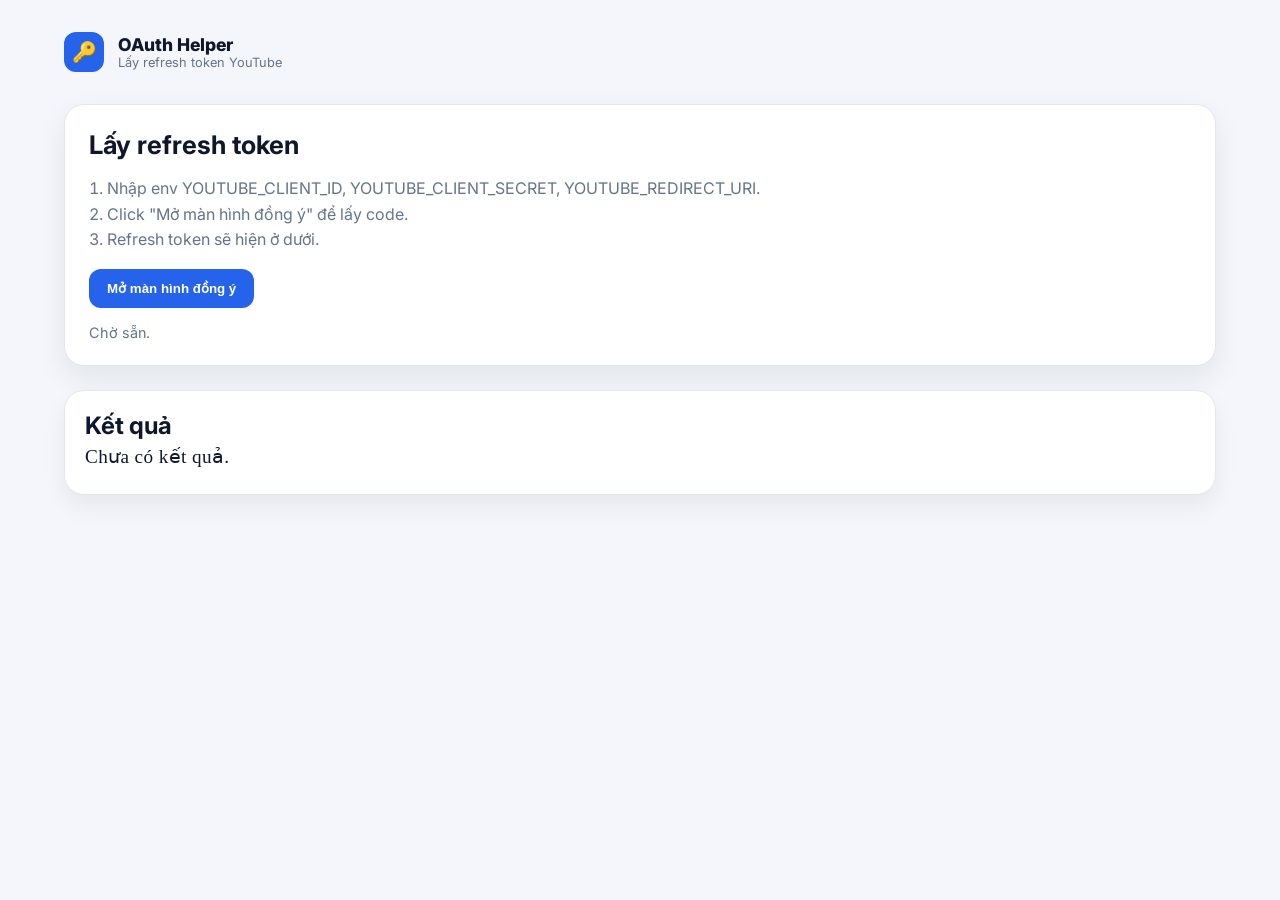
<file: reader/oauth.html>
<!doctype html>
<html lang="vi">
  <head>
    <meta charset="UTF-8" />
    <meta name="viewport" content="width=device-width, initial-scale=1.0" />
    <title>YouTube OAuth Helper</title>
    <link rel="preconnect" href="https://fonts.googleapis.com" />
    <link rel="preconnect" href="https://fonts.gstatic.com" crossorigin />
    <link
      href="https://fonts.googleapis.com/css2?family=Inter:wght@400;600;700;800&display=swap"
      rel="stylesheet"
    />
    <link rel="stylesheet" href="/reader/style.css?v=20260521081122" />
  </head>
  <body>
    <div class="page-shell">
      <header class="page-header">
        <a class="brand" href="/reader">
          <span class="brand-icon">🔑</span>
          <span>
            <span class="brand-title">OAuth Helper</span>
            <span class="brand-sub">Lấy refresh token YouTube</span>
          </span>
        </a>
      </header>

      <section class="input-panel">
        <h1>Lấy refresh token</h1>
        <ol style="padding-left: 18px; color: var(--muted); line-height: 1.6;">
          <li>Nhập env YOUTUBE_CLIENT_ID, YOUTUBE_CLIENT_SECRET, YOUTUBE_REDIRECT_URI.</li>
          <li>Click "Mở màn hình đồng ý" để lấy code.</li>
          <li>Refresh token sẽ hiện ở dưới.</li>
        </ol>
        <div class="input-row">
          <button id="openConsent">Mở màn hình đồng ý</button>
        </div>
        <div id="oauthStatus" class="status-line">Chờ sẵn.</div>
      </section>

      <section class="reading-card">
        <h2>Kết quả</h2>
        <pre id="oauthResult" class="reading-content">Chưa có kết quả.</pre>
      </section>
    </div>

    <script src="/reader/oauth.js?v=20260521081122"></script>
  </body>
</html>
</file>
<file: reader/style.css>
:root {
  --bg: #f4f6fb;
  --card: #ffffff;
  --text: #0f172a;
  --muted: #64748b;
  --border: #e2e8f0;
  --accent: #2563eb;
  --accent-soft: rgba(37, 99, 235, 0.1);
}

* {
  box-sizing: border-box;
  margin: 0;
  padding: 0;
}

body {
  font-family: "Inter", "Segoe UI", sans-serif;
  background: var(--bg);
  color: var(--text);
  min-height: 100vh;
}

.page-shell {
  max-width: 1200px;
  margin: 0 auto;
  padding: 32px 24px 64px;
}

.page-header {
  display: flex;
  align-items: center;
  justify-content: space-between;
  gap: 16px;
  margin-bottom: 32px;
}

.brand {
  display: flex;
  align-items: center;
  gap: 14px;
  text-decoration: none;
  color: inherit;
}

.brand-icon {
  width: 40px;
  height: 40px;
  border-radius: 12px;
  background: var(--accent);
  display: flex;
  align-items: center;
  justify-content: center;
  font-size: 20px;
  color: #fff;
}

.brand-title {
  display: block;
  font-weight: 800;
  font-size: 1.1rem;
}

.brand-sub {
  display: block;
  font-size: 0.8rem;
  color: var(--muted);
}

.header-nav {
  display: flex;
  gap: 10px;
}

.header-nav a {
  text-decoration: none;
  color: var(--text);
  font-weight: 600;
  padding: 8px 12px;
  border-radius: 999px;
  background: #fff;
  border: 1px solid var(--border);
}

.input-panel {
  background: var(--card);
  border: 1px solid var(--border);
  border-radius: 20px;
  padding: 24px;
  margin-bottom: 24px;
  display: flex;
  flex-direction: column;
  gap: 16px;
  box-shadow: 0 12px 30px rgba(15, 23, 42, 0.08);
}

.input-panel h1 {
  font-size: 1.6rem;
}

.input-panel p {
  color: var(--muted);
}

.input-row {
  display: flex;
  gap: 12px;
  flex-wrap: wrap;
}

.input-row input {
  flex: 1;
  min-width: 240px;
  padding: 12px 16px;
  border-radius: 12px;
  border: 1px solid var(--border);
  font-size: 1rem;
}

.input-row button {
  padding: 12px 18px;
  border-radius: 12px;
  border: none;
  background: var(--accent);
  color: #fff;
  font-weight: 700;
  cursor: pointer;
}

.status-line {
  font-size: 0.9rem;
  color: var(--muted);
}

.content-grid {
  display: grid;
  grid-template-columns: minmax(0, 2.2fr) minmax(0, 1fr);
  gap: 20px;
}

.reading-card,
.meaning-card {
  background: var(--card);
  border: 1px solid var(--border);
  border-radius: 20px;
  padding: 20px;
  box-shadow: 0 12px 24px rgba(15, 23, 42, 0.06);
}

.reading-header {
  display: flex;
  align-items: center;
  justify-content: space-between;
  margin-bottom: 16px;
}

.reading-content {
  font-family: "Noto Serif TC", serif;
  font-size: 1.2rem;
  line-height: 1.8;
  letter-spacing: 0.02em;
  white-space: pre-wrap;
}

.reading-content .vocab-hit {
  background: var(--accent-soft);
  border-radius: 6px;
  padding: 2px 6px;
  cursor: pointer;
  font-weight: 700;
}

.reading-content .vocab-hit:hover {
  background: rgba(37, 99, 235, 0.2);
}

.chip {
  font-size: 0.75rem;
  color: var(--muted);
  background: #f8fafc;
  border: 1px solid var(--border);
  padding: 4px 10px;
  border-radius: 999px;
}

.meaning-body {
  display: flex;
  flex-direction: column;
  gap: 8px;
  color: var(--muted);
}

.meaning-title {
  font-size: 1.4rem;
  font-weight: 700;
  color: var(--text);
}

.meaning-pinyin {
  font-style: italic;
  color: var(--muted);
}

.meaning-meta {
  font-size: 0.85rem;
  color: var(--muted);
}

@media (max-width: 900px) {
  .content-grid {
    grid-template-columns: 1fr;
  }
}
</file>
